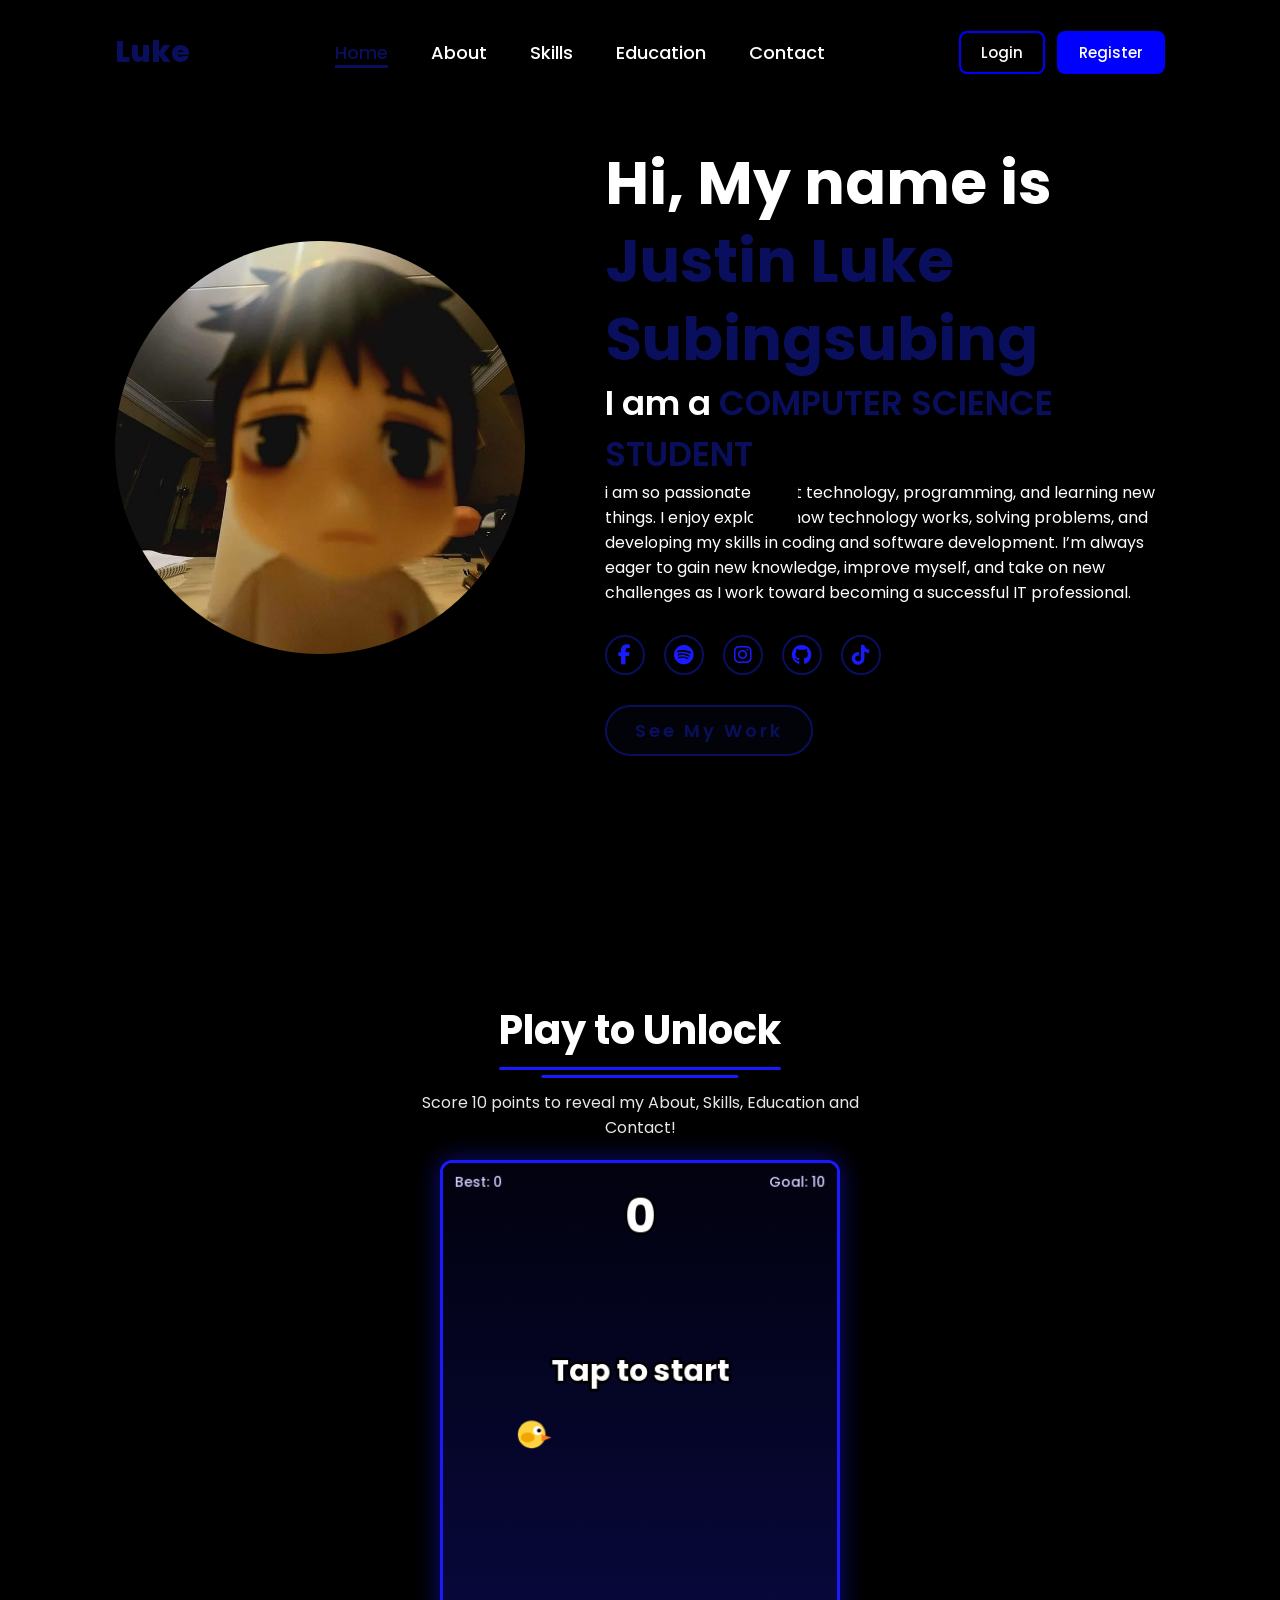
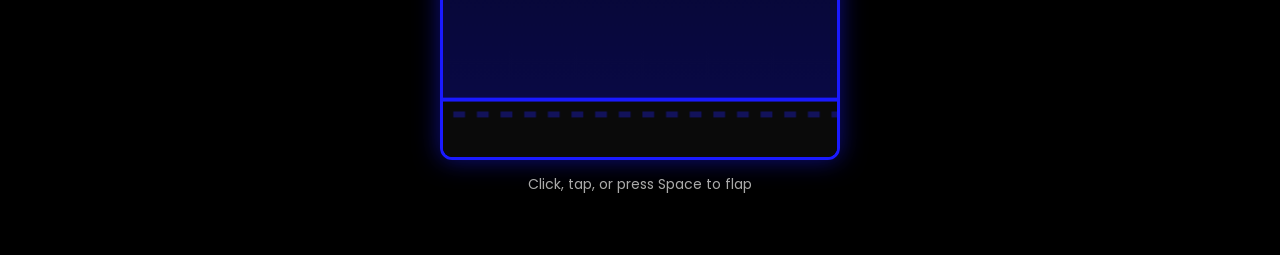
<file: index.html>
<!DOCTYPE html>
<html lang="en">
<head>
    <meta charset="UTF-8">
    <meta name="viewport" content="width=device-width, initial-scale=1.0">
    <title>Luke's Portfolio</title>
    <link rel="stylesheet" href="https://cdnjs.cloudflare.com/ajax/libs/font-awesome/6.5.2/css/all.min.css">
    <link rel="stylesheet" href="style.css">
</head>
<body>
    <header>
        <a href="#" class="logo">Luke</a>
        <nav>
            <a href="#" class="active">Home</a>
            <a href="#">About</a>
            <a href="#">Skills</a>
            <a href="#">Education</a>
            <a href="#">Contact</a> 
        </nav>
        <div class="auth-buttons">
            <a href="login.html" class="btn-login">Login</a>
            <a href="register.html" class="btn-register">Register</a>
        </div>
    </header>
    <section class="home">
        <div class="home-img">
            <img src="image.jpg" alt="">
        </div>
        <div class="home-content">
            <h1>Hi, My name is <span>Justin Luke Subingsubing</span></h1>
            <h3 class="typing-text">I am a <span></span></h3>
            <p> i am so passionate about technology, programming, and learning new things. I enjoy exploring how technology works, solving problems, and developing my skills in coding and software development. I’m always eager to gain new knowledge, improve myself, and take on new challenges as I work toward becoming a successful IT professional. </p>
            <div class="social-icons">
                <a href="#"><i class="fa-brands fa-facebook-f"></i></a>
                <a href="#"><i class="fa-brands fa-spotify"></i></a>
                <a href="#"><i class="fa-brands fa-instagram"></i></a>
                <a href="#"><i class="fa-brands fa-github"></i></a>
                <a href="#"><i class="fa-brands fa-tiktok"></i></a>
            </div>
            <a href="#" class="btn">See My Work</a>
        </div>
    </section>

<section class="about" id="about">
  <h2 class="title"><span>About Me</span></h2>

  <div class="about-details">
    <div class="left">
      <img src="image.jpg" alt="Luke">
    </div>

    <div class="right">
      <h3 class="topic">Coding Is My Passion</h3>
      <p>
        Lorem ipsum dolor sit amet consectetur adipisicing elit. Obcaecati
        dolores ad odio eius voluptatum. Assumenda officia quas fugit.
        Culpa ducimus itaque fugiat ratione nulla expedita corrupti quod
        voluptatem aliquam eum.
      </p>
    </div>
  </div>
</section>

<section class="skills" id="skills">
    <h2 class="title"><span> My Skills </span></h2>

    <div class="skills-container">
    <div class="skill-card">
      <div class="skill-icon">🔄</div>
      <h3>Rebooting Systems</h3>
      <p>Restarting and recovering computers and systems when they freeze or stop working.</p>
    </div>

    <div class="skill-card">
      <div class="skill-icon">🎮</div>
      <h3>Making Games</h3>
      <p>Building fun, playable games from scratch.</p>
    </div>

    <div class="skill-card">
      <div class="skill-icon">🌐</div>
      <h3>Making Websites</h3>
      <p>Designing and coding websites with HTML, CSS and JavaScript.</p>
    </div>
  </div>
</section>

<section class="education" id="education">
  <h2 class="title"><span>Education</span></h2>

  <div class="timeline">
    <div class="edu-item">
        <img src="img1.jpg" alt="">
      <span class="edu-year">2026</span>
      <h3>COMPUTER SCIENCE TECHNOLOGY</h3>
      <h4>NORTH CENTRAL MINDANAO COLLEGE</h4>
      <p>Lorem ipsum dolor sit amet consectetur adipisicing elit. Eius, voluptatibus consequatur quae, laboriosam voluptas voluptatem reprehenderit itaque, odit quos nobis ducimus labore amet quibusdam minus ex temporibus ad eum dolore.</p>
    </div>

    <div class="edu-item">
        <img src="img2.jpg" alt="">
      <span class="edu-year">2021 - 2022    </span>
      <h3>INFORMATION COMMUNICATION TECHNOLOGY - ICT</h3>
      <h4>LANAO DEL NORTE NATIONAL COMPREHENSIVE HIGH SCHOOL</h4>
      <p>Lorem ipsum dolor sit amet, consectetur adipisicing elit. Nihil assumenda dignissimos quis natus, repellendus praesentium fugiat ducimus quibusdam quia nam ab sint est ad vel velit quidem ullam dolorum nesciunt..</p>
    </div>
  </div>
</section>

<section class="contact" id="contact">
  <h2 class="title"><span>Contact</span></h2>

  <div class="contact-container">
    <a href="lukesubingsubing21@gmail.com" class="contact-card">
      <div class="contact-icon">🇬</div>
      <h3>Email</h3>
      <p>lukesubingsubing21@gmail.com</p>
    </a>

    <a href="tel:+6395523372270" class="contact-card">
      <div class="contact-icon">✆</div>
      <h3>Phone</h3>
      <p>+63 955 237 2270</p>
    </a>

    <a href="https://facebook.com/61594076378493" target="_blank" rel="noopener" class="contact-card">
      <div class="contact-icon">ⓕ</div>
      <h3>Facebook</h3>
      <p>Justin Luke Subingsubing</p>
    </a>

    <div class="contact-card">
      <div class="contact-icon">📍</div>
      <h3>Location</h3>
      <p>Poblacion Tubod Lanao Del Norte, Philippines</p>
    </div>
  </div>
</section>

<script src="game.js"></script>
<script src="style.js"></script>

</body>
</html>
</file>
<file: style.css>
@import url('https://fonts.googleapis.com/css2?family=Poppins:wght@100,200,300,400,500,600&display=swap');

*{
    margin: 0;
    padding: 0;
    box-sizing: border-box;
    text-decoration: none;
    border: none;
    outline: none;
    font-family: 'Poppins', sans-serif;
}

html{
    font-size: 62.5%;
}

body{
    width: 100%;
    height: 100vh;
    overflow-x: hidden;
    background-color: #000000;
    color: white;
}

header{
    margin-top: 20px;
    position: fixed;
    top: 0;
    left: 0;
    width: 100%;
    padding: 1rem 9%;
    background-color: transparent;
    filter: drop-shadow(10px);
    display: flex;
    justify-content: space-between;
    align-items: center;
    z-index: 100;
}

.logo{
    font-size: 3rem;
    color: #090f5d;
    font-weight: 800;
    cursor: pointer;
    transition: 0.5 ease;
}

.logo:hover{
    transform: scale(1.1);
}

nav a{
    font-size: 1.8rem;
    color: white;
    font-weight: 500;
    margin-left: 4rem;
    transition: 0.3s ease;
    border-bottom: 3px solid transparent;
}

nav a:hover,
nav a.active{
    color: #090f5d;
    border-bottom: 3px solid #090f5d;
}

@media(max-width:995px){
    nav{
        position:absolute;
        display: none;
        top:0%;
        right:0;
        width: 40%;
        border-left:3px solid #090f5d;
        border-bottom:3px solid #090f5d;
        border-bottom-left-radius: 2rem;
        padding: 1rem solid;
        background-color: #000000;
        border-top: 0.1rem solid #090f5d;
    }

    nav.active{
        display: block;
        font-size: 2rem;
        margin: 3rem 0;
    }

    nav a:hover,
    nav a.active{
        padding: 1rem;
        border-radius: 0.5rem;
        border-bottom: 0.5rem solid #090f5d;
    }

}

section{
    min-height: 100vh;
    padding: 5rem 9% 5rem;

}

.home{
    display: flex;
    justify-content: space-between;
    align-items: center;
    gap:8rem;
    background-color: #000000;
}

.home .home-content h1{
    font-size: 6rem;
    font-weight: 700;
    line-height: 1.3;
}

span{
    color: #090f5d;
}

.home.content h3{
    font-size: 4rem;
    font-weight: 700;
    margin: 1rem;
}

.home-content{
    font-size:1.6rem;

}
.home-img{
    border-radius: 50%;
}

.home-img img{
    position: relative;
    width: 32vw;
    border-radius: 50%;
    box-shadow: 0 0 25px solid #090f5d;
    cursor: pointer;
    transition: 0.2s linear;
}

.home-img img:hover{
    font-size: 1.8rem;
    font-weight: 500;
}

.social-icons a{
    display: inline-flex;
    justify-content: center;
    align-items: center;
    width: 4rem;
    height: 4rem;
    background-color: transparent;
    border: 0.2rem solid #090f5d;
    font-size: 2rem;
    border-radius: 50%;
    margin: 3rem 1.5rem 3rem 0;
    transition: 0.3s ease;
    color: #1a1aff;
}

.social-icons a:hover{
    color: black;
    transform: scale(1.3) translateY(-5px);
    background-color: #090f5d;
    box-shadow: 0 0 25px #090f5d;
}

.btn{
    display: inline-block;
    padding: 1rem 2.8rem;
    background-color: #020308;
    border-radius: 4rem;
    font-size: 1.8rem;
    color: #090f5d;
    letter-spacing: 0.3rem;
    font-weight: 600;
    border: 2px solid #090f5d;
    transition: 0.3 ease;
    cursor: pointer;
}

.btn:hover{
    transform: scale3d(1.03);
    background-color: #090f5d;
    color: black;
    box-shadow: 0 0 25px #090f5d;
}

.typing-text{
    font-size: 34px;
    font-weight: 600;
    min-width: 280px;
}

.typing-text span{
    position: relative;
}

.typing-text span::before{
    content: " COMPUTER SCIENCE STUDENT";
    color: #090f5d;
    animation: words 20s infinite;
}

.typing-text span::after{
    content: "";
    background-color: #000000;
    position: absolute;
    width: calc(100% + 8px);
    height: 100%;
    border-left: 3px solid black;
    right: -8;
    animation: cursor 0.6 infinite;
}

@keyframes cursor {
    to{
        border-left: 3px solid black;
    }
}

@keyframes words{
    0%, 20%{
        content: "COMPUTER SCIENCE STUDENT";
    }
    21%, 40%{
        content: "SOFTWARE DEVELOPER";
    }
    41%, 60%{
        content: "FRESHMAN STUDENT";
    }
    61%, 80%{
        content: "STUDENT";
    }
    81%, 100%{
        content: "CSS STUDENT";
    }
}

@media (max-width: 1000px){
    .home{
        gap: 4rem;
    }

    .home .home-content h3{
        font-size: 2.5rem;
    }

    .home .home-content h1{
        font-size: 5rem;
    }

    

    .home-img img{
        width: 70vw;
        margin-top: 4rem;

    }
}

.about .title {
  text-align: center;
  margin-bottom: 50px;
}

.about .title span {
  position: relative;
  display: inline-block;
  color: #fff;
  font-size: 40px;
  font-weight: 700;
  padding-bottom: 10px;
}

.about .title span::before {
  content: "";
  position: absolute;
  left: 0;
  bottom: 0;
  width: 100%;
  height: 3px;
  background: #1a1aff;
  border-radius: 2px;
}

.about .title span::after {
  content: "";
  position: absolute;
  left: 50%;
  bottom: -8px;
  width: 70%;
  height: 3px;
  background: #1a1aff;
  border-radius: 2px;
  transform: translateX(-50%);
}

.about .about-details {
  display: flex;
  align-items: center;
  justify-content: center;
  gap: 50px;
  max-width: 1100px;
  margin: 40px auto 0;
  padding: 0 20px;
}

.about .about-details .left {
  flex: 0 0 auto;
}

.about .about-details .left img {
  display: block;
  width: 400px;
  height: 400px;
  object-fit: cover;
  border-radius: 12px;
}

.about .about-details .right {
  flex: 1;
  min-width: 0;
}

.about .about-details .right .topic {
  color: rgb(255, 253, 253);
  font-size: 25px;
  font-weight: 500;
  margin-bottom: 10px;
}

.about .about-details .right p {
  color: rgb(235, 230, 230);
  font-size: 16px;
  line-height: 1.7;
  text-align: justify;
}

.skills {
  padding: 80px 20px;
}

.skills .title {
  text-align: center;
  margin-bottom: 50px;
}

.skills .title span {
  position: relative;
  display: inline-block;
  color: #fff;
  font-size: 40px;
  font-weight: 700;
  padding-bottom: 10px;
}

.skills .title span::before {
  content: "";
  position: absolute;
  left: 0;
  bottom: 0;
  width: 100%;
  height: 3px;
  background: #1a1aff;
  border-radius: 2px;
}

.skills .title span::after {
  content: "";
  position: absolute;
  left: 50%;
  bottom: -8px;
  width: 70%;
  height: 3px;
  background: #1a1aff;
  border-radius: 2px;
  transform: translateX(-50%);
}

.skills-container {
  display: flex;
  justify-content: center;
  flex-wrap: wrap;
  gap: 30px;
  max-width: 1100px;
  margin: 0 auto;
}

.skill-card {
  flex: 1 1 280px;
  max-width: 340px;
  padding: 35px 25px;
  text-align: center;
  background: #0a0a0a;
  border: 2px solid #1a1aff;
  border-radius: 12px;
  transition: transform 0.3s, box-shadow 0.3s;
}

.skill-card:hover {
  transform: translateY(-8px);
  box-shadow: 0 0 20px rgba(26, 26, 255, 0.5);
}

.skill-icon {
  font-size: 50px;
  margin-bottom: 15px;
}

.skill-card h3 {
  color: #fff;
  font-size: 22px;
  font-weight: 600;
  margin-bottom: 10px;
}

.skill-card p {
  color: rgb(235, 230, 230);
  font-size: 16px;
  line-height: 1.6;
}

.contact {
  padding: 80px 20px;
}

.contact .title {
  text-align: center;
  margin-bottom: 50px;
}

.contact .title span {
  position: relative;
  display: inline-block;
  color: #fff;
  font-size: 40px;
  font-weight: 700;
  padding-bottom: 10px;
}

.contact .title span::before {
  content: "";
  position: absolute;
  left: 0;
  bottom: 0;
  width: 100%;
  height: 3px;
  background: #1a1aff;
  border-radius: 2px;
}

.contact .title span::after {
  content: "";
  position: absolute;
  left: 50%;
  bottom: -8px;
  width: 70%;
  height: 3px;
  background: #1a1aff;
  border-radius: 2px;
  transform: translateX(-50%);
}

.contact-container {
  display: flex;
  justify-content: center;
  flex-wrap: wrap;
  gap: 25px;
  max-width: 1100px;
  margin: 0 auto;
}

.contact-card {
  flex: 1 1 220px;
  max-width: 250px;
  padding: 30px 20px;
  text-align: center;
  text-decoration: none;
  background: #0a0a0a;
  border: 2px solid #1a1aff;
  border-radius: 12px;
  transition: transform 0.3s, box-shadow 0.3s;
}

.contact-card:hover {
  transform: translateY(-8px);
  box-shadow: 0 0 20px rgba(26, 26, 255, 0.5);
}

.contact-icon {
  font-size: 40px;
  margin-bottom: 12px;
}

.contact-card h3 {
  color: #fff;
  font-size: 20px;
  font-weight: 600;
  margin-bottom: 8px;
}

.contact-card p {
  color: rgb(235, 230, 230);
  font-size: 15px;
  word-break: break-word;
}



@media (max-width: 800px) {
  .about .about-details {
    flex-direction: column;
    text-align: center;
  }
  .about .about-details .left img {
    width: 100%;
    max-width: 400px;
    height: auto;
    aspect-ratio: 1 / 1;
  }
  .about .about-details .right p {
    text-align: left;
  }
}

.education {
  padding: 80px 20px;
}

.education .title {
  text-align: center;
  margin-bottom: 50px;
}

.education .title span {
  position: relative;
  display: inline-block;
  color: #fff;
  font-size: 40px;
  font-weight: 700;
  padding-bottom: 10px;
}

.education .title span::before {
  content: "";
  position: absolute;
  left: 0;
  bottom: 0;
  width: 100%;
  height: 3px;
  background: #1a1aff;
  border-radius: 2px;
}

.education .title span::after {
  content: "";
  position: absolute;
  left: 50%;
  bottom: -8px;
  width: 70%;
  height: 3px;
  background: #1a1aff;
  border-radius: 2px;
  transform: translateX(-50%);
}

.timeline {
  position: relative;
  max-width: 800px;
  margin: 0 auto;
  padding-left: 40px;
}

.timeline::before {
  content: "";
  position: absolute;
  left: 8px;
  top: 0;
  width: 3px;
  height: 100%;
  background: #1a1aff;
  border-radius: 2px;
}

.edu-item {
  position: relative;
  margin-bottom: 40px;
  padding: 25px;
  background: #0a0a0a;
  border: 2px solid #1a1aff;
  border-radius: 12px;
}

.edu-item::before {
  content: "";
  position: absolute;
  left: -40px;
  top: 30px;
  width: 19px;
  height: 19px;
  background: #1a1aff;
  border: 3px solid #000;
  border-radius: 50%;
}

.edu-year {
  display: inline-block;
  margin-bottom: 10px;
  padding: 4px 12px;
  background: #1a1aff;
  color: #fff;
  font-size: 14px;
  border-radius: 20px;
}

.edu-item h3 {
  color: #fff;
  font-size: 22px;
  font-weight: 600;
  margin-bottom: 5px;
}

.edu-item h4 {
  color: #8c8cff;
  font-size: 16px;
  font-weight: 500;
  margin-bottom: 10px;
}

.edu-item p {
  color: rgb(235, 230, 230);
  font-size: 16px;
  line-height: 1.6;
}

.edu-item {
  box-sizing: border-box;
  width: 100%;
  overflow: hidden;
}

.edu-item img {
  display: block;
  width: 100%;
  height: 350px;
  object-fit: cover;
  border-radius: 12px;
  margin-bottom: 20px;
}

.timeline {
  box-sizing: border-box;
  width: 100%;
  max-width: 800px;
  margin: 0 auto;
}




 .auth-buttons {
        display: flex;
        align-items: center;
        gap: 12px;
        margin-left: 30px;
    }

        .auth-buttons a {
        font-family: 'Poppins', sans-serif;
        font-size: 15px;
        font-weight: 500;
        text-decoration: none;
        padding: 8px 20px;
        border-radius: 8px;
        border: 2px solid #0000ff;
        transition: all 0.3s ease;
    }

        .btn-login {
        color: #fff;
        background: transparent;
        cursor: pointer;
    }

        .btn-login:hover {
        background: rgba(0, 0, 255, 0.15);
    }

        .btn-register {
        color: #fff;
        background: #0000ff;
    }

        .btn-register:hover {
        background: #1a1aff;
        box-shadow: 0 0 12px rgba(0, 0, 255, 0.6);
    }

    body {
    cursor: url(https://www.gafcodes.com/premade/cursors/jspunkette/cursor55.cur), default;
}
    button,
    .btn-login,
    .btn-register {
    cursor: url(https://www.gafcodes.com/premade/cursors/jspunkette/cursor55.cur), pointer;
}
</file>
